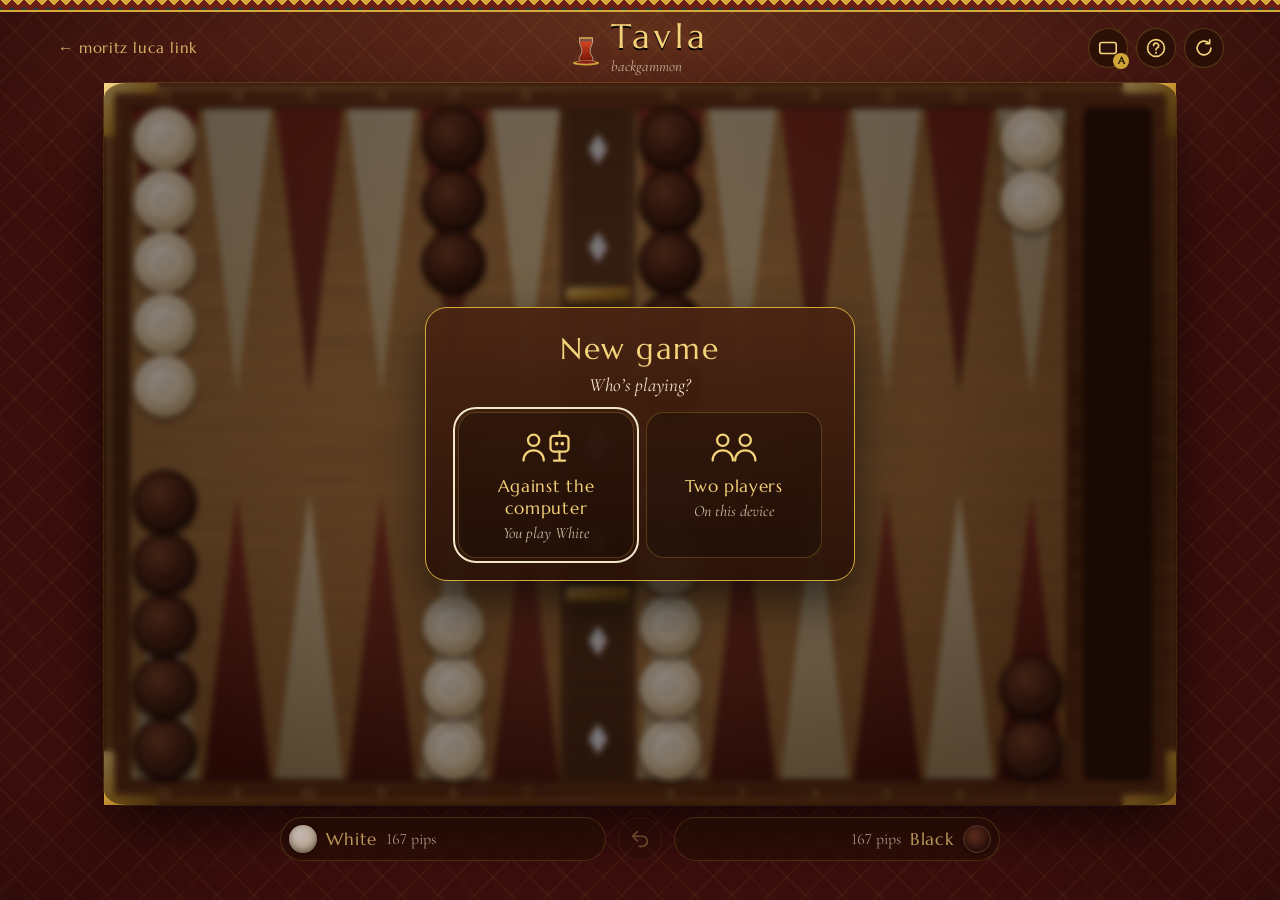
<file: backgammon/index.html>
<!DOCTYPE html>
<html lang="en">
<head>
  <meta charset="utf-8">
  <meta name="viewport" content="width=device-width, initial-scale=1, viewport-fit=cover">
  <meta name="theme-color" content="#3a0e0c">
  <title>Tavla · Backgammon — Moritz Link</title>
  <meta name="description" content="Play backgammon (tavla) in the browser, against the computer or with two players on one device.">
  <link rel="icon" href="../img/icon.png" type="image/png">
  <link rel="preconnect" href="https://fonts.googleapis.com">
  <link rel="preconnect" href="https://fonts.gstatic.com" crossorigin>
  <link href="https://fonts.googleapis.com/css2?family=Marcellus&family=Cormorant+Garamond:wght@500;600&display=swap" rel="stylesheet">
  <link rel="stylesheet" href="teahouse.css">
</head>
<body class="wide">
  <div class="kilim-band" aria-hidden="true"></div>

  <header class="top">
    <a class="back" href="../" aria-label="Back to moritz luca link">&larr;<span class="back-text"> moritz luca link</span></a>

    <div class="title-wrap">
      <svg class="tea" viewBox="0 0 60 80" aria-hidden="true">
        <defs>
          <linearGradient id="teaG" x1="0" y1="0" x2="0" y2="1">
            <stop offset="0" stop-color="#d2461f"/>
            <stop offset="1" stop-color="#7a1608"/>
          </linearGradient>
        </defs>
        <path class="steam" d="M26 14 c-4 -5 4 -8 0 -13" fill="none" stroke="#f3e6c8" stroke-width="1.6" stroke-linecap="round"/>
        <path class="steam s2" d="M34 15 c-4 -5 4 -8 0 -13" fill="none" stroke="#f3e6c8" stroke-width="1.6" stroke-linecap="round"/>
        <path d="M17 20 C15 32 22 38 22 46 C22 54 15 58 16 66 L44 66 C45 58 38 54 38 46 C38 38 45 32 43 20 Z" fill="rgba(255,255,255,0.18)" stroke="#f3e6c8" stroke-width="1.2"/>
        <path d="M18.5 27 C18 34 23 39 23 46 C23 53 16.5 57 17.2 65 L42.8 65 C43.5 57 37 53 37 46 C37 39 42 34 41.5 27 Z" fill="url(#teaG)"/>
        <rect x="16" y="18.5" width="28" height="2.5" rx="1" fill="#d4a93a"/>
        <ellipse cx="30" cy="70" rx="26" ry="5" fill="#d4a93a"/>
        <ellipse cx="30" cy="68.5" rx="20" ry="3" fill="#8b1e1e"/>
      </svg>
      <div>
        <h1>Tavla</h1>
        <p class="subtitle" id="subtitle">backgammon</p>
      </div>
    </div>

    <nav class="menu" aria-label="Game menu">
      <button id="layout" class="icon-btn" type="button" aria-label="Board layout">
        <svg viewBox="0 0 24 24" aria-hidden="true"><rect id="layout-rect" x="3" y="6" width="18" height="12" rx="2.5" fill="none" stroke="currentColor" stroke-width="1.8"/></svg>
        <span id="layout-badge" class="badge">A</span>
      </button>
      <button id="rules-btn" class="icon-btn" type="button" aria-label="Rules" title="Rules">
        <svg viewBox="0 0 24 24" aria-hidden="true"><circle cx="12" cy="12" r="9.2" fill="none" stroke="currentColor" stroke-width="1.8"/><path d="M9.3 9.4a2.8 2.8 0 1 1 3.9 2.6c-.8.4-1.2 1-1.2 1.8v.4" fill="none" stroke="currentColor" stroke-width="1.8" stroke-linecap="round"/><circle cx="12" cy="17.2" r="1.1" fill="currentColor"/></svg>
      </button>
      <button id="newgame" class="icon-btn" type="button" aria-label="New game" title="New game">
        <svg viewBox="0 0 24 24" aria-hidden="true"><path d="M19.5 12a7.5 7.5 0 1 1-2.2-5.3" fill="none" stroke="currentColor" stroke-width="1.8" stroke-linecap="round"/><path d="M18.2 3.2v4.2H14" fill="none" stroke="currentColor" stroke-width="1.8" stroke-linecap="round" stroke-linejoin="round"/></svg>
        <span class="confirm-text">New game?</span>
      </button>
    </nav>
  </header>

  <main>
    <div class="board-wrap">
      <svg id="board" viewBox="0 0 1040 700" role="img" aria-label="Backgammon board"></svg>
      <div id="overlay" class="overlay" hidden>
        <div class="overlay-card" role="dialog" aria-labelledby="overlay-title">
          <div id="overlay-title" class="overlay-title"></div>
          <div id="overlay-sub" class="overlay-sub"></div>
          <button id="overlay-new" class="btn" type="button">Play again</button>
          <button id="overlay-mode" class="link-btn" type="button">Change players</button>
        </div>
      </div>
      <div id="modepick" class="overlay" hidden>
        <div class="overlay-card" role="dialog" aria-labelledby="mode-title">
         <div id="pick-mode">
          <div id="mode-title" class="overlay-title">New game</div>
          <div class="overlay-sub">Who&rsquo;s playing?</div>
          <div class="choices">
            <button id="mode-bot" class="choice" type="button">
              <svg viewBox="0 0 48 32" aria-hidden="true">
                <circle cx="13" cy="10" r="5" fill="none" stroke="currentColor" stroke-width="2"/>
                <path d="M4 28c0-5.5 4-9 9-9s9 3.5 9 9" fill="none" stroke="currentColor" stroke-width="2" stroke-linecap="round"/>
                <rect x="28" y="6" width="16" height="14" rx="3" fill="none" stroke="currentColor" stroke-width="2"/>
                <circle cx="33.5" cy="13" r="1.6" fill="currentColor"/><circle cx="38.5" cy="13" r="1.6" fill="currentColor"/>
                <path d="M36 6V2.5M31 28h10M36 20v8" fill="none" stroke="currentColor" stroke-width="2" stroke-linecap="round"/>
              </svg>
              <span class="choice-title">Against the computer</span>
              <span class="choice-sub">You play White</span>
            </button>
            <button id="mode-pvp" class="choice" type="button">
              <svg viewBox="0 0 48 32" aria-hidden="true">
                <circle cx="14" cy="10" r="5" fill="none" stroke="currentColor" stroke-width="2"/>
                <path d="M5 28c0-5.5 4-9 9-9s9 3.5 9 9" fill="none" stroke="currentColor" stroke-width="2" stroke-linecap="round"/>
                <circle cx="34" cy="10" r="5" fill="none" stroke="currentColor" stroke-width="2"/>
                <path d="M25 28c0-5.5 4-9 9-9s9 3.5 9 9" fill="none" stroke="currentColor" stroke-width="2" stroke-linecap="round"/>
              </svg>
              <span class="choice-title">Two players</span>
              <span class="choice-sub">On this device</span>
            </button>
          </div>
         </div>
         <div id="pick-level" hidden>
          <div class="overlay-title">Against the computer</div>
          <div class="overlay-sub">Choose your opponent</div>
          <div class="choices three">
            <button id="level-easy" class="choice" type="button">
              <svg viewBox="0 0 48 32" aria-hidden="true"><rect x="10" y="2" width="28" height="28" rx="6" fill="none" stroke="currentColor" stroke-width="2"/><circle cx="24" cy="16" r="2.6" fill="currentColor"/></svg>
              <span class="choice-title">Easy</span>
              <span class="choice-sub">Moves at random</span>
            </button>
            <button id="level-medium" class="choice" type="button">
              <svg viewBox="0 0 48 32" aria-hidden="true"><rect x="10" y="2" width="28" height="28" rx="6" fill="none" stroke="currentColor" stroke-width="2"/><circle cx="18" cy="10" r="2.6" fill="currentColor"/><circle cx="30" cy="22" r="2.6" fill="currentColor"/></svg>
              <span class="choice-title">Medium</span>
              <span class="choice-sub">Plays by rules</span>
            </button>
            <button id="level-hard" class="choice" type="button">
              <svg viewBox="0 0 48 32" aria-hidden="true"><rect x="10" y="2" width="28" height="28" rx="6" fill="none" stroke="currentColor" stroke-width="2"/><circle cx="18" cy="10" r="2.6" fill="currentColor"/><circle cx="24" cy="16" r="2.6" fill="currentColor"/><circle cx="30" cy="22" r="2.6" fill="currentColor"/></svg>
              <span class="choice-title">Hard</span>
              <span class="choice-sub">Strongest bot</span>
            </button>
          </div>
          <button id="level-back" class="link-btn" type="button">Back</button>
         </div>
        </div>
      </div>
    </div>

    <section class="table-bar" aria-label="Players">
      <div class="player" id="card0">
        <span class="swatch white" aria-hidden="true"></span>
        <span class="pname" id="name0">White</span>
        <span class="pstats" id="stats0"></span>
        <span class="pscore" id="score0" title="Points this session"></span>
      </div>

      <div class="turn-tools">
        <button id="undo" class="icon-btn undo" type="button" aria-label="Undo last move" title="Undo (U)">
          <svg viewBox="0 0 24 24" aria-hidden="true"><path d="M9 14 4 9l5-5" fill="none" stroke="currentColor" stroke-width="1.9" stroke-linecap="round" stroke-linejoin="round"/><path d="M4 9h10.5a5.5 5.5 0 0 1 0 11H11" fill="none" stroke="currentColor" stroke-width="1.9" stroke-linecap="round"/></svg>
        </button>
        <button id="hint" class="icon-btn undo" type="button" aria-label="Suggest a move" title="Suggest a move (H)" aria-pressed="false" hidden>
          <svg viewBox="0 0 24 24" aria-hidden="true"><path d="M12 3.2a6 6 0 0 0-3.5 10.9c.6.5 1 1.1 1 1.9v.4h5v-.4c0-.8.4-1.4 1-1.9A6 6 0 0 0 12 3.2z" fill="none" stroke="currentColor" stroke-width="1.8" stroke-linejoin="round"/><path d="M9.8 19h4.4M10.6 21.4h2.8" fill="none" stroke="currentColor" stroke-width="1.8" stroke-linecap="round"/></svg>
        </button>
      </div>

      <div class="player right" id="card1">
        <span class="pscore" id="score1" title="Points this session"></span>
        <span class="pstats" id="stats1"></span>
        <span class="pname" id="name1">Black</span>
        <span class="swatch black" aria-hidden="true"></span>
      </div>

      <div id="msg" class="msg" aria-live="polite"></div>
    </section>
  </main>

  <dialog id="rules" class="rules" aria-labelledby="rules-title">
    <form method="dialog" class="rules-close-form">
      <button class="close" aria-label="Close rules">&times;</button>
    </form>
    <h2 id="rules-title">How to play</h2>

    <h3>Goal</h3>
    <p>Bring all 15 of your checkers into your home board, then bear them off. The first player to bear off all their checkers wins.</p>

    <h3>Direction</h3>
    <p>White moves from point 24 down to 1, and its home board is points 1–6. Black moves the other way round. The point numbers on the board are always shown from the view of the player whose turn it is.</p>

    <h3>Starting</h3>
    <p>Each player rolls one die. The higher roll starts and plays both dice. If the dice are equal, both roll again.</p>

    <h3>Moving</h3>
    <ul>
      <li>Each die moves one checker that many points. Doubles are played four times.</li>
      <li>You may land on an empty point, on your own checkers, or on a single opposing checker, called a <em>blot</em>. Landing on a blot <em>hits</em> it and sends it to the bar.</li>
      <li>You may not land on a point with two or more opposing checkers.</li>
      <li>If you have checkers on the bar, you must bring them back first, into your opponent's home board.</li>
      <li>You must use both dice if you can. If you can only use one, you must use the larger.</li>
    </ul>

    <h3>Bearing off</h3>
    <p>Once all your checkers are in your home board, you can take them off with the exact number. A higher number may take off a checker from your highest occupied point.</p>

    <h3>Scoring</h3>
    <ul>
      <li>Normal win: 1 point.</li>
      <li><em>Gammon</em>, 2 points: the loser has borne off no checkers.</li>
      <li><em>Backgammon</em>, 3 points: a gammon where the loser also still has a checker on the bar or in the winner's home board.</li>
    </ul>

    <h3>Controls</h3>
    <ul>
      <li><strong>Tap the dice</strong> to roll. When your turn is complete, a ✓ appears; tap the dice again to hand over. If you can&rsquo;t move at all, your turn passes on its own.</li>
      <li><strong>Drag a checker</strong> to its new point, or tap it and then tap a highlighted point. If a checker has only one possible destination, a single tap moves it.</li>
      <li>Highlighted points include moves that use both dice with the same checker. To bear off, use the tray on the side.</li>
      <li>The arrow between the players undoes the last move, until you hand over.</li>
      <li>Against the computer, the light bulb shows the move the computer would suggest. Tap it again to hide it.</li>
    </ul>
    <p class="kbd-hint">Keyboard: <kbd>Space</kbd> roll or hand over, <kbd>U</kbd> undo, <kbd>H</kbd> suggest a move, <kbd>Esc</kbd> deselect.</p>
    <p>The board-layout button switches between <em>Auto</em>, <em>Wide</em> and <em>Upright</em>. In Auto, the board turns upright on tall screens like phones.</p>

    <h3>Against the computer</h3>
    <p>You play White. The computer rolls and moves on its own, one checker at a time, and its moves can&rsquo;t be undone. For now it&rsquo;s a beginner that picks a random legal move. Stronger opponents will follow.</p>
  </dialog>

  <script src="engine.js"></script>
  <script src="bots.js"></script>
  <script src="ui.js"></script>
</body>
</html>
</file>
<file: backgammon/teahouse.css>
/* Tavla — teahouse style. Deep carpet red, walnut, brass and tea. */
:root {
  --carpet: #3a0e0c;
  --brass: #d4a93a;
  --brass-hi: #f3d27a;
  --ivory: #f3e6c8;
  --ink: #1a0b06;
  --glass: rgba(35, 14, 6, 0.72);
  --hairline: rgba(212, 169, 58, 0.28);
  /* Height taken by everything except the board; used to fit the board to the screen. */
  --chrome: 178px;
  --ar: 1.4857;          /* board aspect ratio, width / height */
  --gutter: 16px;
  --ease: cubic-bezier(.2, .8, .2, 1);
}
body.upright { --ar: 0.6731; }

* { box-sizing: border-box; }
html { background: var(--carpet); }

body {
  margin: 0;
  min-height: 100vh;
  min-height: 100dvh;
  color: var(--ivory);
  font-family: "Cormorant Garamond", Georgia, serif;
  font-size: 19px;
  font-variant-numeric: lining-nums;
  background-color: var(--carpet);
  background-image:
    radial-gradient(ellipse 80% 55% at 50% 0%, rgba(255, 176, 90, 0.20), transparent 70%),
    radial-gradient(ellipse 120% 90% at 50% 50%, transparent 55%, rgba(0, 0, 0, 0.55) 100%),
    repeating-linear-gradient(45deg, rgba(212, 169, 58, 0.05) 0 2px, transparent 2px 26px),
    repeating-linear-gradient(-45deg, rgba(212, 169, 58, 0.05) 0 2px, transparent 2px 26px);
  background-attachment: fixed;
  padding-bottom: env(safe-area-inset-bottom, 0px);
  -webkit-font-smoothing: antialiased;
}

.sr-only {
  position: absolute; width: 1px; height: 1px; padding: 0; margin: -1px;
  overflow: hidden; clip: rect(0 0 0 0); white-space: nowrap; border: 0;
}

/* kilim zig-zag band */
.kilim-band {
  height: 12px;
  background-color: #6b1d16;
  background-image:
    linear-gradient(135deg, var(--brass) 25%, transparent 25%),
    linear-gradient(225deg, var(--brass) 25%, transparent 25%),
    linear-gradient(315deg, #1f3d3a 25%, transparent 25%),
    linear-gradient(45deg, #1f3d3a 25%, transparent 25%);
  background-size: 12px 12px;
  background-position: -6px 0, -6px 0, 0 0, 0 0;
  border-bottom: 2px solid var(--brass);
  margin-top: env(safe-area-inset-top, 0px);
}

/* ---------- header ---------- */
header.top {
  max-width: 1200px;
  margin: 0 auto;
  padding: 8px var(--gutter) 8px;
  display: grid;
  grid-template-columns: 1fr auto 1fr;
  align-items: center;
  gap: 10px;
}
.back {
  justify-self: start;
  color: var(--brass-hi);
  text-decoration: none;
  font-family: "Marcellus", serif;
  font-size: 15px;
  letter-spacing: 0.04em;
  opacity: 0.85;
  padding: 6px 2px;
}
.back:hover { opacity: 1; text-decoration: underline; }

.title-wrap { display: flex; align-items: center; gap: 10px; }
.tea { width: 30px; height: 40px; flex: none; }
.steam { animation: steam 3.2s ease-in-out infinite; opacity: 0; }
.steam.s2 { animation-delay: 1.6s; }
@keyframes steam {
  0% { opacity: 0; transform: translateY(4px); }
  40% { opacity: 0.7; }
  100% { opacity: 0; transform: translateY(-6px); }
}
h1 {
  margin: 0;
  font-family: "Marcellus", serif;
  font-weight: 400;
  font-size: 34px;
  line-height: 1;
  letter-spacing: 0.12em;
  color: var(--brass-hi);
  text-shadow: 0 2px 0 #000, 0 0 18px rgba(243, 210, 122, 0.25);
}
.subtitle { margin: 3px 0 0; font-style: italic; font-size: 15px; opacity: 0.75; }

.menu { justify-self: end; display: flex; gap: 8px; }

/* round icon buttons */
.icon-btn {
  position: relative;
  width: 40px; height: 40px;
  border-radius: 999px;
  border: 1px solid var(--hairline);
  background: var(--glass);
  color: var(--brass-hi);
  display: inline-flex; align-items: center; justify-content: center; gap: 6px;
  padding: 0;
  cursor: pointer;
  touch-action: manipulation;
  -webkit-tap-highlight-color: transparent;
  backdrop-filter: blur(8px);
  -webkit-backdrop-filter: blur(8px);
  transition: transform .15s var(--ease), background .2s, border-color .2s, width .25s var(--ease), opacity .2s;
}
.icon-btn svg { width: 22px; height: 22px; flex: none; }
.icon-btn:hover:not(:disabled) { border-color: var(--brass); }
.icon-btn:active:not(:disabled) { transform: scale(.92); }
.icon-btn:disabled { opacity: .3; cursor: default; }
.icon-btn:focus-visible, .back:focus-visible, .btn:focus-visible { outline: 2px solid var(--ivory); outline-offset: 3px; }
.badge {
  position: absolute; right: -2px; bottom: -2px;
  min-width: 16px; height: 16px; border-radius: 8px;
  background: var(--brass); color: var(--ink);
  font: 600 10px/16px "Marcellus", serif; text-align: center;
}
.badge[hidden] { display: none; }
.confirm-text { display: none; font-family: "Marcellus", serif; font-size: 14px; white-space: nowrap; }
#newgame.armed { width: 132px; background: rgba(212, 169, 58, .18); border-color: var(--brass); }
#newgame.armed .confirm-text { display: inline; }
.icon-btn[hidden] { display: none; }
#hint.on { background: rgba(212, 169, 58, .18); border-color: var(--brass); color: #f6d988; }
.turn-tools { display: flex; gap: 8px; justify-content: center; }
#board .hint-arrow { animation: fade .25s cubic-bezier(.2, .8, .2, 1); }

/* ---------- board ---------- */
main { max-width: 1200px; margin: 0 auto; padding: 0 var(--gutter); }

.board-wrap {
  position: relative;
  margin: 0 auto;
  /* Fit inside both the width and the remaining height of the screen. */
  width: min(100%, calc((100vh - var(--chrome)) * var(--ar)));
  width: min(100%, calc((100dvh - var(--chrome)) * var(--ar)));
  min-width: min(100%, 280px);
  border-radius: 2.1%;
  box-shadow: 0 24px 50px rgba(0, 0, 0, 0.6), 0 0 0 1px rgba(212, 169, 58, 0.25);
}
#board {
  display: block;
  width: 100%;
  height: auto;
  user-select: none;
  -webkit-user-select: none;
  -webkit-touch-callout: none;
  -webkit-tap-highlight-color: transparent;
  touch-action: none;        /* lets checkers be dragged without scrolling the page */
}
#board [data-hit] { cursor: pointer; }
#board .die, #board .badge-pop { transform-box: fill-box; transform-origin: center; }
#board .die.ghost { animation: breathe 1.8s ease-in-out infinite; }
#board .badge-pop { animation: pop .35s var(--ease) both, glowpulse 1.6s ease-in-out .35s infinite; }
@keyframes breathe { 0%, 100% { transform: scale(1); opacity: .8; } 50% { transform: scale(1.07); opacity: 1; } }
@keyframes pop { from { transform: scale(.2); opacity: 0; } to { transform: scale(1); opacity: 1; } }
@keyframes glowpulse { 0%, 100% { opacity: 1; } 50% { opacity: .78; } }

.pulse { animation: pulse 1.4s ease-in-out infinite; }
@keyframes pulse { 0%, 100% { opacity: 0.35; } 50% { opacity: 0.75; } }

/* ---------- player bar ---------- */
.table-bar {
  max-width: 720px;
  margin: 12px auto 0;
  display: grid;
  grid-template-columns: 1fr auto 1fr;
  gap: 8px 12px;
  align-items: center;
}
.player {
  display: flex;
  align-items: center;
  gap: 9px;
  height: 44px;
  padding: 0 14px 0 8px;
  border-radius: 999px;
  background: var(--glass);
  border: 1px solid var(--hairline);
  backdrop-filter: blur(8px);
  -webkit-backdrop-filter: blur(8px);
  transition: box-shadow .3s, border-color .3s, opacity .3s;
  min-width: 0;
  opacity: .72;
}
.player.right { justify-content: flex-end; padding: 0 8px 0 14px; }
.player.active {
  opacity: 1;
  border-color: var(--brass);
  box-shadow: 0 0 0 1px var(--brass), 0 0 20px rgba(243, 210, 122, 0.3);
}
.swatch {
  width: 28px; height: 28px; border-radius: 50%; flex: none;
  box-shadow: inset 0 -3px 6px rgba(0, 0, 0, 0.4), 0 2px 4px rgba(0, 0, 0, 0.5);
}
.swatch.white { background: radial-gradient(circle at 40% 35%, #fffdf6, #efe3c6 55%, #c9b48a); }
.swatch.black { background: radial-gradient(circle at 40% 35%, #6b3a26, #3a1b10 60%, #1a0b06); border: 1px solid #6b4a30; }
.pname { font-family: "Marcellus", serif; font-size: 17px; letter-spacing: 0.05em; color: var(--brass-hi); }
.pstats { font-size: 16px; opacity: 0.85; white-space: nowrap; overflow: hidden; text-overflow: ellipsis; min-width: 0; }
.player:not(.right) .pstats { flex: 1; }
.player.right .pstats { flex: 1; text-align: right; }
.pscore {
  flex: none;
  min-width: 26px; height: 26px; padding: 0 7px;
  border-radius: 13px;
  background: var(--brass); color: var(--ink);
  font: 600 16px/26px "Cormorant Garamond", Georgia, serif;
  text-align: center;
}
.pscore[hidden] { display: none; }
.undo { width: 44px; height: 44px; }
.msg {
  grid-column: 1 / -1;
  text-align: center;
  min-height: 1.3em;
  font-size: 16px;
  font-style: italic;
  opacity: .8;
}

/* text button (game-over card) */
.btn {
  font-family: "Marcellus", serif;
  font-size: 16px;
  letter-spacing: 0.06em;
  color: var(--ink);
  background: linear-gradient(180deg, var(--brass-hi), var(--brass) 55%, #9c7220);
  border: 1px solid #7a5516;
  border-radius: 999px;
  padding: 10px 24px;
  cursor: pointer;
  box-shadow: 0 3px 0 #5a3d0e, 0 6px 12px rgba(0, 0, 0, 0.4);
  touch-action: manipulation;
}
.btn:active { transform: translateY(2px); }

/* ---------- game over ---------- */
.overlay {
  position: absolute; inset: 0;
  display: flex; align-items: center; justify-content: center;
  background: rgba(20, 6, 3, 0.5);
  border-radius: inherit;
  backdrop-filter: blur(3px);
  -webkit-backdrop-filter: blur(3px);
  padding: 12px;
  animation: fade .3s var(--ease);
}
.overlay[hidden] { display: none; }
.overlay-card {
  text-align: center;
  padding: 22px 32px;
  border-radius: 22px;
  background: linear-gradient(180deg, rgba(74, 36, 18, .95), rgba(42, 18, 8, .95));
  border: 1px solid var(--brass);
  box-shadow: 0 20px 50px rgba(0, 0, 0, 0.6);
  animation: pop .4s var(--ease);
}
.overlay-title { font-family: "Marcellus", serif; font-size: 30px; color: var(--brass-hi); letter-spacing: 0.05em; }
.overlay-sub { font-size: 19px; margin: 6px 0 16px; font-style: italic; }

/* quiet secondary action under the main button */
.link-btn {
  display: block;
  margin: 12px auto 0;
  padding: 6px 10px;
  background: none;
  border: 0;
  color: var(--brass-hi);
  font: 15px "Marcellus", serif;
  letter-spacing: 0.05em;
  opacity: .8;
  cursor: pointer;
  touch-action: manipulation;
}
.link-btn:hover { opacity: 1; text-decoration: underline; }

/* game-mode picker: two large tiles */
.choices { display: flex; gap: 12px; justify-content: center; }
.choice {
  width: 176px;
  padding: 16px 12px 14px;
  display: flex; flex-direction: column; align-items: center; gap: 4px;
  font-family: inherit;
  color: var(--ivory);
  background: rgba(0, 0, 0, 0.25);
  border: 1px solid var(--hairline);
  border-radius: 18px;
  cursor: pointer;
  touch-action: manipulation;
  -webkit-tap-highlight-color: transparent;
  transition: transform .15s var(--ease), border-color .2s, background .2s;
}
.choice svg { width: 54px; height: 36px; color: var(--brass-hi); margin-bottom: 6px; }
.choices.three .choice { width: 150px; }
#pick-level .link-btn { margin-top: 12px; }
.choice:hover { border-color: var(--brass); background: rgba(212, 169, 58, 0.12); }
.choice:active { transform: scale(.96); }
.choice:focus-visible, .link-btn:focus-visible { outline: 2px solid var(--ivory); outline-offset: 3px; }
.choice-title { font-family: "Marcellus", serif; font-size: 17px; letter-spacing: 0.04em; color: var(--brass-hi); }
.choice-sub { font-size: 16px; font-style: italic; opacity: .8; }
@keyframes fade { from { opacity: 0; } to { opacity: 1; } }

/* ---------- rules sheet ---------- */
.rules {
  width: min(620px, calc(100vw - 2 * var(--gutter)));
  max-height: min(85vh, 85dvh);
  padding: 22px 26px 18px;
  color: var(--ivory);
  background: linear-gradient(180deg, rgba(74, 36, 18, .97), rgba(42, 18, 8, .97));
  border: 1px solid var(--brass);
  border-radius: 22px;
  box-shadow: 0 30px 70px rgba(0, 0, 0, 0.7);
  font-size: 18px;
  line-height: 1.4;
}
.rules[open] { animation: pop .3s var(--ease); }
.rules::backdrop { background: rgba(15, 4, 2, 0.6); backdrop-filter: blur(3px); }
.rules h2 { font-family: "Marcellus", serif; font-weight: 400; color: var(--brass-hi); margin: 0 0 6px; font-size: 28px; letter-spacing: 0.06em; }
.rules h3 { font-family: "Marcellus", serif; font-weight: 400; color: var(--brass-hi); margin: 14px 0 2px; font-size: 18px; letter-spacing: 0.05em; }
.rules p, .rules ul { margin: 2px 0; }
.rules ul { padding-left: 20px; }
.rules li { margin: 2px 0; }
.rules-close-form { position: sticky; top: 0; float: right; margin: -8px -12px 0 0; }
.close {
  width: 40px; height: 40px; border-radius: 50%;
  border: 1px solid var(--hairline);
  background: rgba(0, 0, 0, 0.3);
  color: var(--brass-hi);
  font-size: 24px; line-height: 1; cursor: pointer;
}
kbd {
  font-family: "Marcellus", serif;
  font-size: 13px;
  border: 1px solid rgba(212, 169, 58, 0.5);
  border-radius: 4px;
  padding: 0 5px;
}

/* ---------- phones and other narrow screens ---------- */
@media (max-width: 700px) {
  :root { --chrome: 150px; --gutter: 10px; }
  body { font-size: 17px; }
  .back-text, .subtitle { display: none; }
  .back { font-size: 22px; }
  header.top { padding-top: 6px; padding-bottom: 6px; }
  h1 { font-size: 26px; }
  .tea { width: 22px; height: 30px; }
  .menu { gap: 6px; }
  .icon-btn { width: 36px; height: 36px; }
  .icon-btn svg { width: 20px; height: 20px; }
  .undo { width: 44px; height: 44px; }
  .table-bar { margin-top: 10px; gap: 6px 8px; }
  .player { height: 42px; gap: 7px; }
  .pstats { font-size: 15px; }
  .msg { font-size: 15px; }
  .kbd-hint { display: none; }
  .rules { padding: 18px 18px 14px; font-size: 17px; }
  .overlay-card { padding: 16px 16px; }
  .overlay-title { font-size: 24px; }
  .overlay-sub { margin-bottom: 10px; }
  .choices { gap: 8px; }
  .choice { width: 136px; padding: 12px 8px 10px; }
  .choices.three .choice { width: 104px; }
  #pick-level .link-btn { margin-top: 8px; }
  .choice svg { width: 44px; height: 30px; margin-bottom: 2px; }
  .choice-title { font-size: 15px; }
  .choice-sub { font-size: 14px; }
}
@media (max-width: 420px) {
  .pname { position: absolute; width: 1px; height: 1px; overflow: hidden; clip: rect(0 0 0 0); }
  .swatch { width: 24px; height: 24px; }
}

/* short screens (phones held sideways, small laptops) */
@media (max-height: 560px) {
  :root { --chrome: 130px; }
  .kilim-band { display: none; }
  .subtitle { display: none; }
  header.top { padding-top: 4px; padding-bottom: 4px; }
  h1 { font-size: 24px; }
  .tea { width: 20px; height: 28px; }
}

/* phones held sideways: player bar moves to a column beside the board */
@media (max-height: 560px) and (min-aspect-ratio: 4/3) {
  :root { --chrome: 60px; --side: 190px; }
  main { display: flex; align-items: center; justify-content: center; gap: 12px; max-width: none; }
  .board-wrap {
    margin: 0;
    flex: none;
    width: min(calc(100vw - var(--side) - 2 * var(--gutter) - 12px), calc((100dvh - var(--chrome)) * var(--ar)));
  }
  .table-bar { width: var(--side); flex: none; margin: 0; grid-template-columns: 1fr; justify-items: stretch; }
  .table-bar .turn-tools { justify-self: center; }
  .player.right { flex-direction: row-reverse; padding: 0 14px 0 8px; }
  .player.right .pstats { text-align: left; }
  .back-text { display: none; }
}

@media (prefers-reduced-motion: reduce) {
  .pulse, .steam, #board .die.ghost, #board .hint-arrow, #board .badge-pop, .overlay, .overlay-card, .rules[open] { animation: none; }
  .pulse { opacity: 0.55; }
  .steam { opacity: 0.4; }
}
</file>
